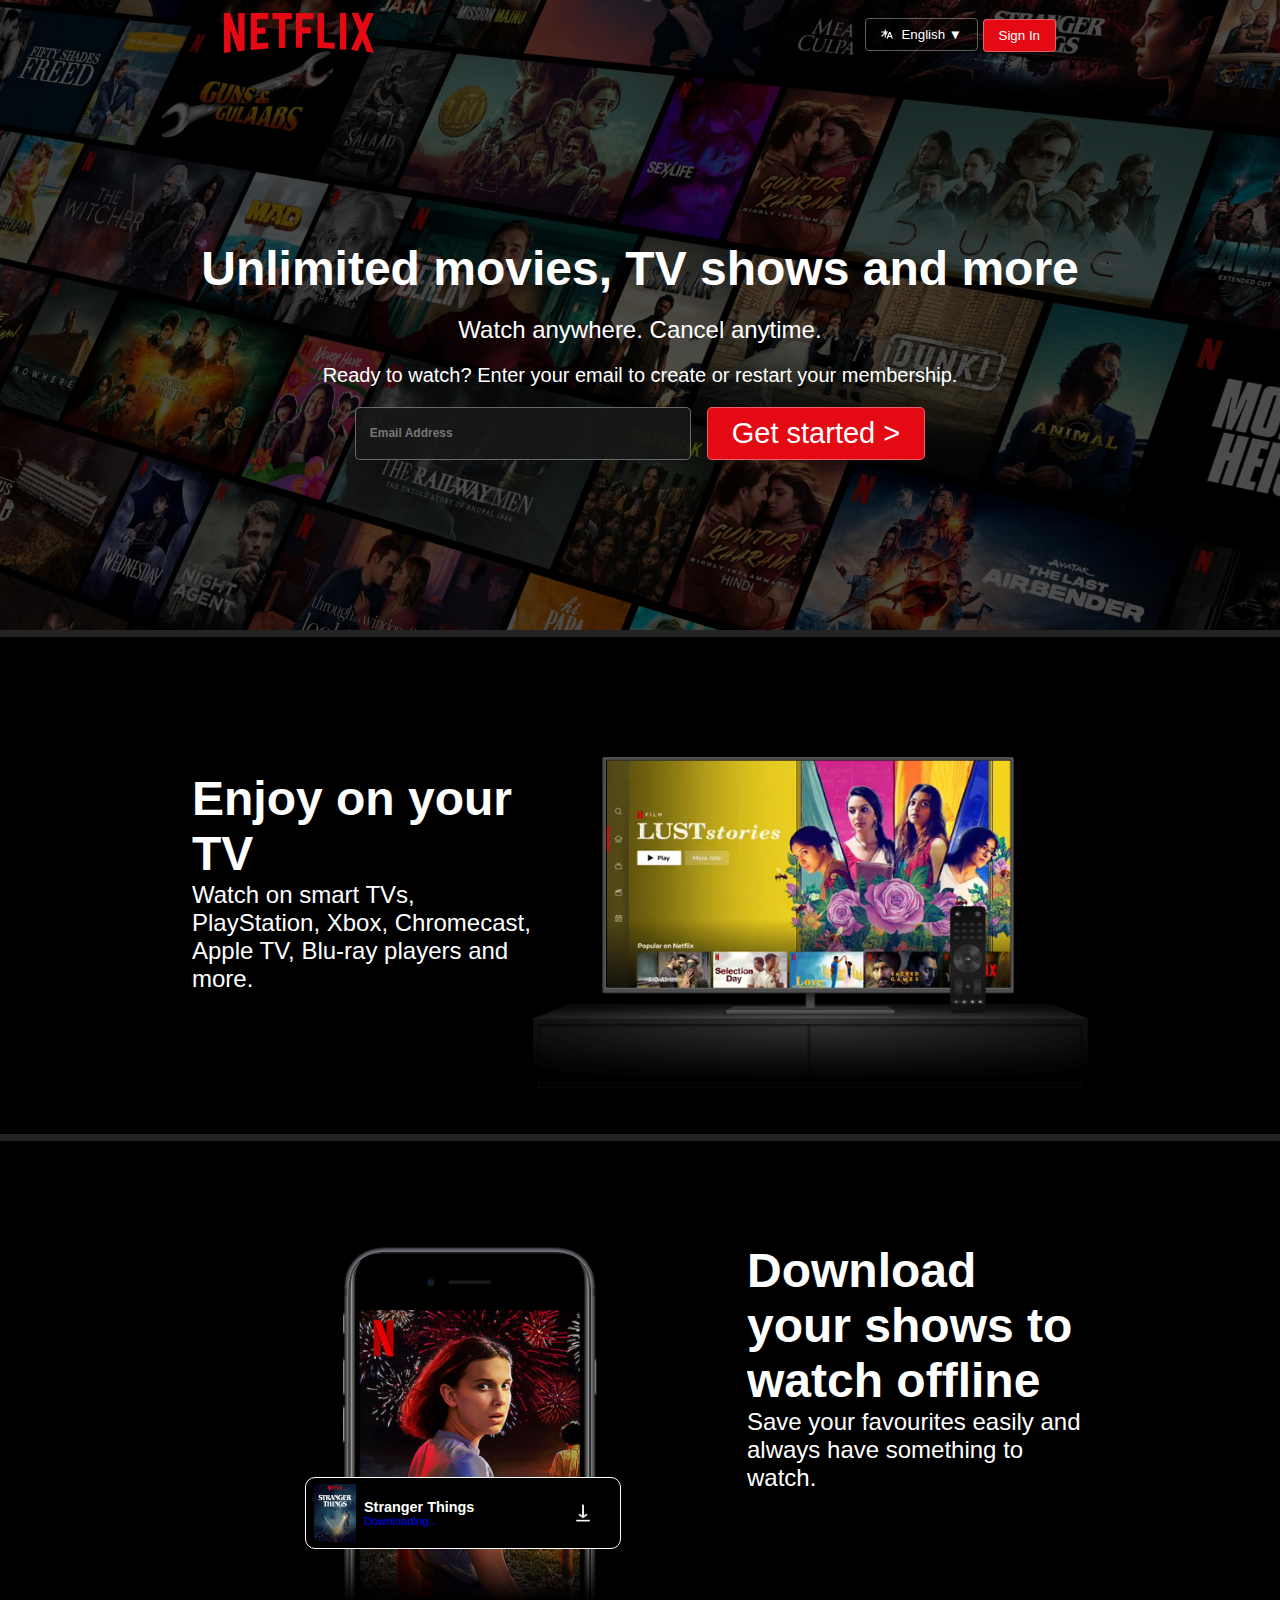
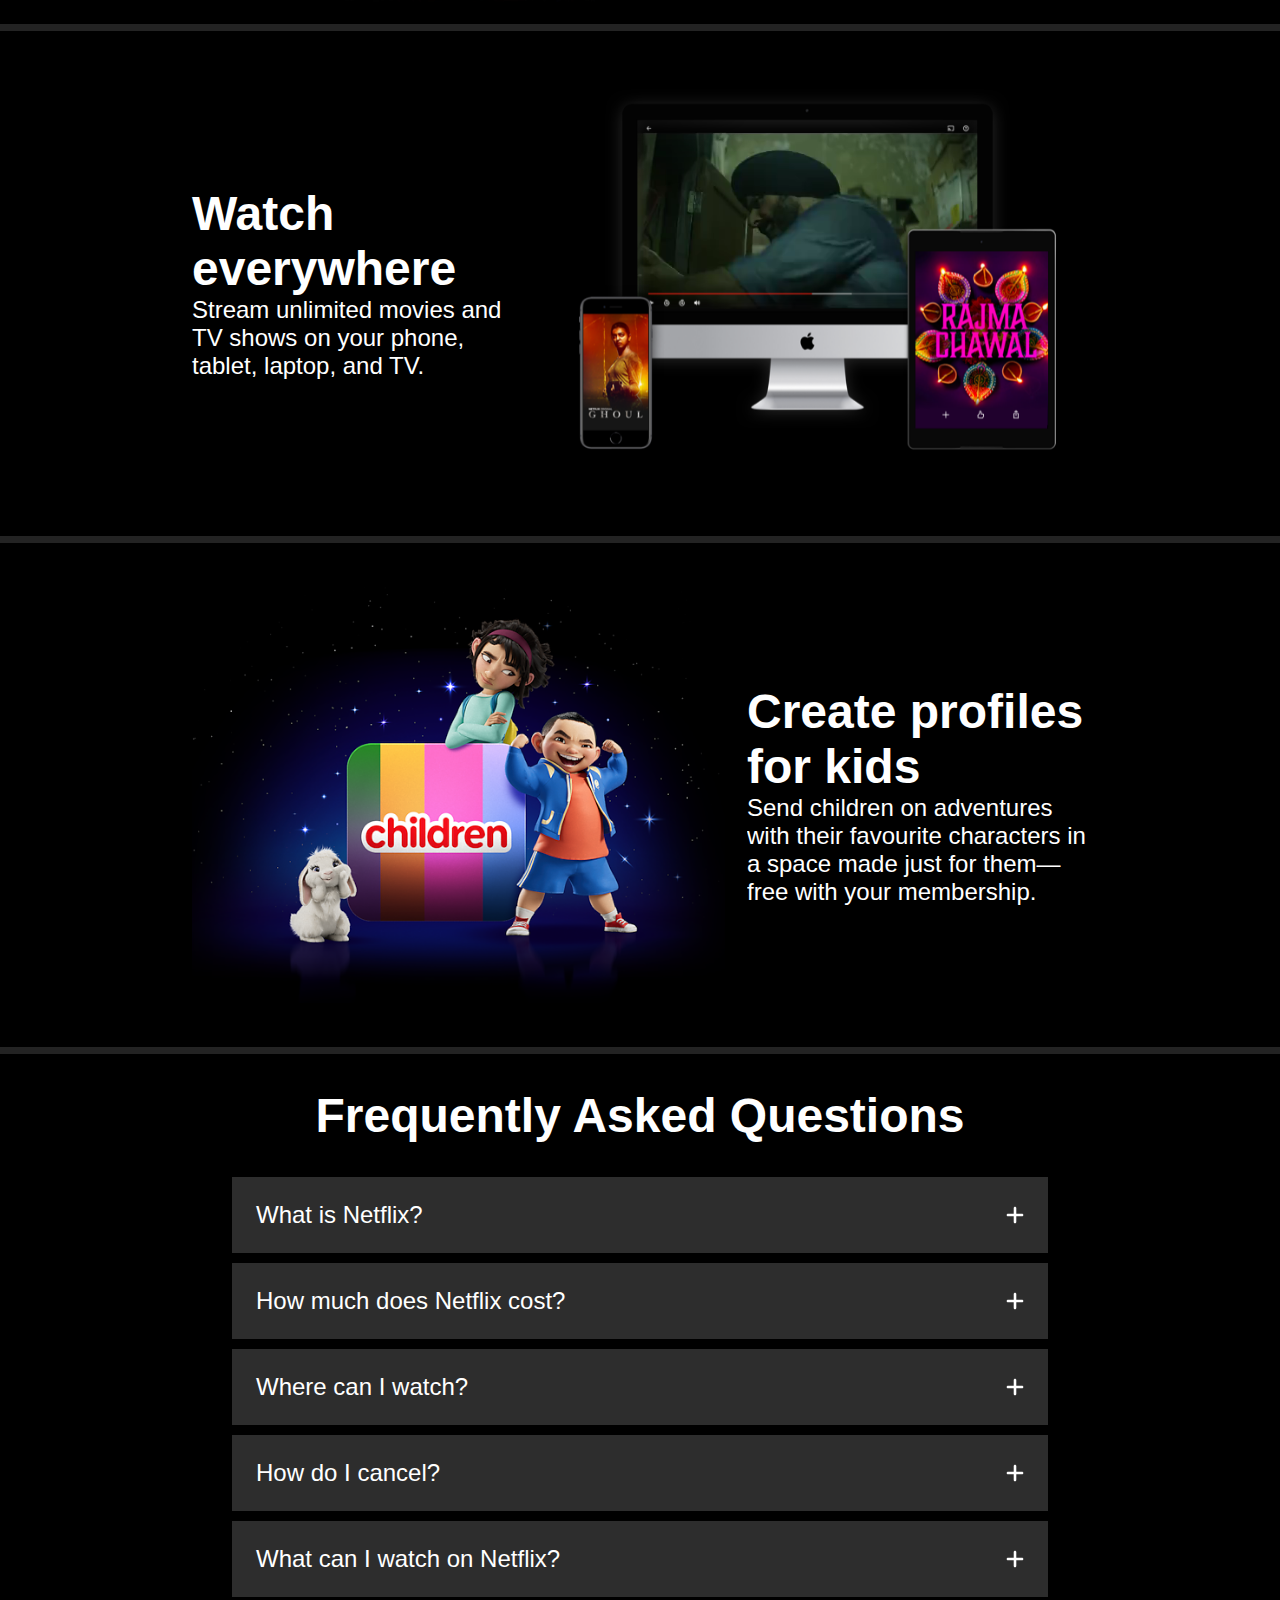
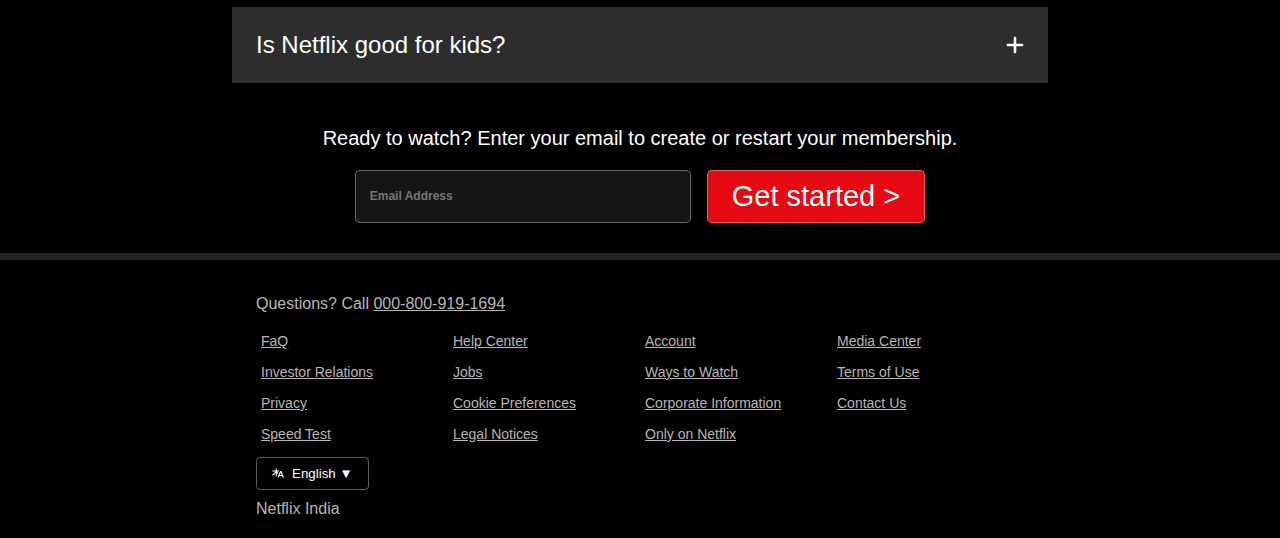
<file: index.html>
<!DOCTYPE html>
<html lang="en">

<head>
    <meta charset="UTF-8">
    <meta name="viewport" content="width=device-width, initial-scale=1.0">
    <title>Netflix - Clone</title>
    <link rel="shortcut icon" href="favicon.ico" type="image/x-icon">
    <link rel="stylesheet" href="styles.css">
</head>

<body>

    <div class="main">
        <nav>
            <span><img src="./assets/images/logo.svg" alt=""></span>
            <div>
                <button class="btn"><img src="./assets/images/lang.svg" alt="">English &#9660; </button>
                <button class="btn btn-red-sm">Sign In</button>
            </div>
        </nav>
        <div class="box"></div>
        <div class="cont">
            <span>Unlimited movies, TV shows and more</span>
            <span>Watch anywhere. Cancel anytime.</span>
            <span>Ready to watch? Enter your email to create or restart your membership.</span>
            <div class="cont-button">
                <input type="text" placeholder="Email Address">
                <button class="btn btn-red">Get started &gt;</button>
            </div>
        </div>
        <div class="bottom-line"></div>
    </div>
    <section class="enjoy">
        <div>
            <span>Enjoy on your TV</span>
            <span>Watch on smart TVs, PlayStation, Xbox, Chromecast, Apple TV, Blu-ray players and more.</span>
        </div>
        <div class="emj-img">
            <img src="./assets/images/tv.png" alt="">
            <video src="./assets/videos/enjoy.m4v" autoplay loop muted></video>
        </div>
    </section>
    <div class="bottom-line"></div>

    <section class="enjoy">
        <div class="emj-img">
            <img src="./assets/images/mobile.jpg" alt="">
            <div class="mobile-download">
                <div><img alt="" src="./assets/images/boxshot.png"></div>
                <div class="things">
                    <div>Stranger Things</div>
                    <div>Downloading...</div>
                </div>
                <div class="down"><img src="./assets/images/download-icon.gif" alt=""></div>
            </div>

        </div>
        <div>
            <span>Download your shows to watch offline</span>
            <span>Save your favourites easily and always have something to watch.</span>
        </div>
    </section>
    <div class="bottom-line" style="margin: 41px 0 0 0;"></div>

    <section class="enjoy">
        <div>
            <span>Watch everywhere</span>
            <span>Stream unlimited movies and TV shows on your phone, tablet, laptop, and TV.</span>
        </div>
        <div class="emj-imgs">
            <img src="./assets/images/device-pile-in.png" alt="">
            <video src="./assets/videos/video1.m4v" autoplay loop muted></video>
        </div>
    </section>
    <div class="bottom-line"></div>

    <section class="enjoy">
        <div class="emj-img">
            <img src="./assets/images/children.png" alt="">
        </div>
        <div>
            <span>Create profiles for kids</span>
            <span>Send children on adventures with their favourite characters in a space made just for them—free with
                your membership.</span>
        </div>
    </section>
    <div class="bottom-line"></div>

    <section class="questions">
        <h2>Frequently Asked Questions</h2>
        <div class="boxs">
            <span>What is Netflix?</span>
            <img src="./assets/images/down.svg" alt="" width="18px">
        </div>
        <div class="boxs">
            <span>How much does Netflix cost?</span>
            <img src="./assets/images/down.svg" alt="" width="18px">
        </div>
        <div class="boxs">
            <span>Where can I watch?</span>
            <img src="./assets/images/down.svg" alt="" width="18px">
        </div>
        <div class="boxs">
            <span>How do I cancel?</span>
            <img src="./assets/images/down.svg" alt="" width="18px">
        </div>
        <div class="boxs">
            <span>What can I watch on Netflix?</span>
            <img src="./assets/images/down.svg" alt="" width="18px">
        </div>
        <div class="boxs">
            <span>Is Netflix good for kids?</span>
            <img src="./assets/images/down.svg" alt="" width="18px">
        </div>
    </section>
    <section>
        <div class="conts">
            <span>Ready to watch? Enter your email to create or restart your membership.</span>
            <div class="cont-button">
                <input type="text" placeholder="Email Address">
                <button class="btn btn-red">Get started &gt;</button>
            </div>
        </div>
    </section>
    <div class="bottom-line" style="margin: 30px 0 0 0;"></div>


    <footer>
        <div class="call">Questions? Call <a href="#">000-800-919-1694</a></div>
        <div class="footer">
            <div class="foot-item">
                <a href="#">FaQ</a>
                <a href="#">Investor Relations</a>
                <a href="#">Privacy</a>
                <a href="#">Speed Test</a>
            </div>
            <div class="foot-item">
                <a href="#">Help Center</a>
                <a href="#">Jobs</a>
                <a href="#">Cookie Preferences</a>
                <a href="#">Legal Notices</a>
            </div>
            <div class="foot-item">
                <a href="#">Account</a>
                <a href="#">Ways to Watch</a>
                <a href="#">Corporate Information</a>
                <a href="#">Only on Netflix</a>
            </div>
            <div class="foot-item">
                <a href="#">Media Center</a>
                <a href="#">Terms of Use</a>
                <a href="#">Contact Us</a>
            </div>
        </div>
        <button class="btn m-5"><img src="./assets/images/lang.svg" alt="">English &#9660; </button>
        <div class="net-ind">
            <a href="#">Netflix India</a>
        </div>
    </footer>

</body>

</html>
</file>
<file: styles.css>
@import url('https://fonts.googleapis.com/css2?family=Martel+Sans:wght@600&family=Poppins:wght@300;400;700&display=swap');

* {
    margin: 0;
    padding: 0;
}

body {
    background-color: black;
    font-family: "Segoe UI", sans-serif;
}

.main {
    position: relative;
    height: 70vh;
    background-image: url(./assets/images/bg.jpg);
    background-size: max(1200px, 100vw);
    background-position: center center;
    background-repeat: no-repeat;
}

.main .box {
    position: absolute;
    top: 0;
    height: 70vh;
    width: 100%;
    opacity: 0.6;
    background-color: black;
}

nav {
    display: flex;
    max-width: 65vw;
    justify-content: space-between;
    margin: auto;
    align-items: center;
    height: 70px;
}

nav img {
    width: 150px;
    position: relative;
    z-index: 10;
}


nav button {
    position: relative;
    z-index: 10;
}

.cont,
.conts {
    font-family: "Netflix Sans", "Helvetica Neue", "Segoe UI", Roboto, Ubuntu, sans-serif;
    height: calc(100% - 70px);
    display: flex;
    align-items: center;
    justify-content: center;
    flex-direction: column;
    color: white;
    position: relative;
    gap: 20px;
    padding: 0 35px;
    text-align: center;
}

.conts{
    font-size: 20px;
}

.cont> :first-child {
    font-weight: 700;
    font-size: 48px;
    text-align: center;
}

.cont> :nth-child(2) {
    font-weight: 400;
    font-size: 24px;
    text-align: center;
}

.cont> :nth-child(3) {
    font-weight: 400;
    font-size: 20px;
    text-align: center;
}

.bottom-line {
    height: 7px;
    background-color: rgb(35, 35, 35);

}

.cont-button {
    display: flex;
    align-items: center;
    justify-content: center;
    gap: 16px;
}

.btn {
    display: inline-flex;
    justify-content: center;
    align-items: center;
    padding: 4px 8px;
    font-weight: 400;
    border-radius: 4px;
    border: none;
    padding: 8px 15px;
    background: none;
    color: white;
    border: 1px solid rgba(233, 230, 230, 0.4);
}

.btn img {
    width: 12px;
    margin-right: 8px;
}

.main input,
.conts input {
    padding: 18px 160px 19px 14px;
    font-weight: 700;
    font-size: 12px;
    border-radius: 5px;
    background-color: rgba(23, 23, 23, 0.9);
    color: white;
    border: 1px solid rgba(233, 230, 230, 0.4);
}

.btn-red {
    background-color: #e50914;
    color: white;
    padding: 9px 24px;
    font-size: 29px;
    cursor: pointer;
    border-radius: 5px;
    transition: all 0.7s ease-in-out;
}

.btn-red:hover {
    background-color: rgb(193, 17, 25);
}

.btn-red-sm {
    background-color: #e50914;
    color: white;
    cursor: pointer;
    transition: all 0.7s ease-in-out;
}

.btn-red-sm:hover {
    background-color: rgb(193, 17, 25);
}

.enjoy {
    display: flex;
    justify-content: center;
    max-width: 70vw;
    margin: 10px auto;
    color: white;
    justify-content: center;
    align-items: center;
}


.emj-img,
.emj-imgs {
    position: relative;
}

.emj-img img,
.emj-imgs img {
    width: 555px;
    position: relative;
    z-index: 10;
}

.emj-img video {
    position: absolute;
    top: 120px;
    right: 74px;
    width: 407px;
}

.emj-imgs video {
    position: absolute;
    top: 81px;
    right: 100px;
    width: 351px;
}


section.enjoy>div {
    display: flex;
    flex-direction: column;
    padding: 34px 0;
}

.enjoy>div :nth-child(1) {
    font-size: 48px;
    font-weight: bolder;
}

.enjoy>div :nth-child(2) {
    font-size: 24px;
}

.questions {
    padding: 34px;
}

.mobile-download {
    background-color: black;
    z-index: 10;
    position: relative;
    margin: -125px 0 0 113px;
    max-width: 314px;
    border-radius: 10px;
    padding: 6px 0;
    border: 1px solid;
    display: flex;
    justify-content: start;
    align-items: center;
}

.mobile-download img {
    justify-content: center;
    width: 42px;
    margin: 0 8px;
    align-items: center;
    text-align: center;
    display: flex;
}

.mobile-download .things :first-child {
    font-size: 0.9rem;
}

.mobile-download .things :nth-child(2) {
    font-size: 0.7rem;
    color: blue;
}

.mobile-download .down {
    margin: 0 0 0 80px;
}

.questions h2 {
    text-align: center;
    color: white;
    font-size: 48px;
    margin-bottom: 34px;
}

.boxs {
    display: flex;
    justify-content: space-between;
    background-color: #2d2d2d;
    padding: 1.5rem;
    max-width: 60vw;
    margin: 10px auto;
    cursor: pointer;
    color: white;
    font-size: 24px;
    transition: all 0.5s ease-in-out;
}

.boxs:hover {
    background-color: #414141;
}

footer {
    color: white;
    max-width: 60vw;
    margin: 20px auto;
}

.footer {
    display: grid;
    grid-template-columns: repeat(4, 1fr);
}

footer .call {
    padding: 15px 0;
    color: rgb(184, 180, 180);
}

footer .call a {
    color: rgb(184, 180, 180);
}

.foot-item {
    display: flex;
    flex-direction: column;
    gap: 5px;
}

.foot-item a {
    color: rgb(184, 180, 180);
    padding: 5px;
    font-size: 14px;
}

.net-ind a {
    color: rgb(184, 180, 180);
    text-decoration: none;
}

svg {
    fill: white;
}

.m-5 {
    margin: 10px 0;
}

@media screen and (max-width: 1100px) {
    nav {
        max-width: 90vw;
    }
    nav img {
        width: 120px;
    }

    .cont> :first-child {
        font-size: 32px;
    }

    .cont> :nth-child(2) {
        font-size: 18px;
    }

    .cont> :nth-child(3) {
        font-size: 18px;
    }

    .enjoy {
        flex-wrap: wrap;
    }

    .enjoy>div :nth-child(1) {
        font-size: 32px;
    }

    .enjoy>div :nth-child(2) {
        font-size: 18px;
    }

    .enjoy>div :nth-child(3) {
        font-size: 18px;
    }

    .main input,
    .conts input {
        flex-direction: column;
        padding: 11px 11px 11px 13px;
        width: 50vw;
    }

    .emj-img img,
    .emj-imgs img {
        width: 305px;

    }

    .emj-img video {
        width: 220px;
        top: 84px;
        right: 42px;
    }

    .emj-imgs video {
        width: 183px;
        top: 60px;
        right: 64px;
    }

    .cont-button {
        flex-direction: column;

    }

    .questions h2 {
        text-align: center;
        font-size: 32px;
    }

    .boxs {
        max-width: 90vw;
        font-size: 18px;
    }

    .btn-red {
        font-size: 10px;
        padding: 11px 15px;
        margin-bottom: 30px;
    }

    .mobile-download {
        margin: -72px 0 0 60px;
        max-width: 182px;
    }

    .mobile-download .down {
        margin: 0 0 0 0;
    }

    .mobile-download img {
        width: 20px;
    }

    .footer {
        display: grid;
        grid-template-columns: repeat(2, 1fr);
        gap: 5px;
    }

    .call {
        font-size: 14px;
        margin: 0 0 0 3px;
    }

    footer {
        max-width: 85vw;
    }

}
</file>
